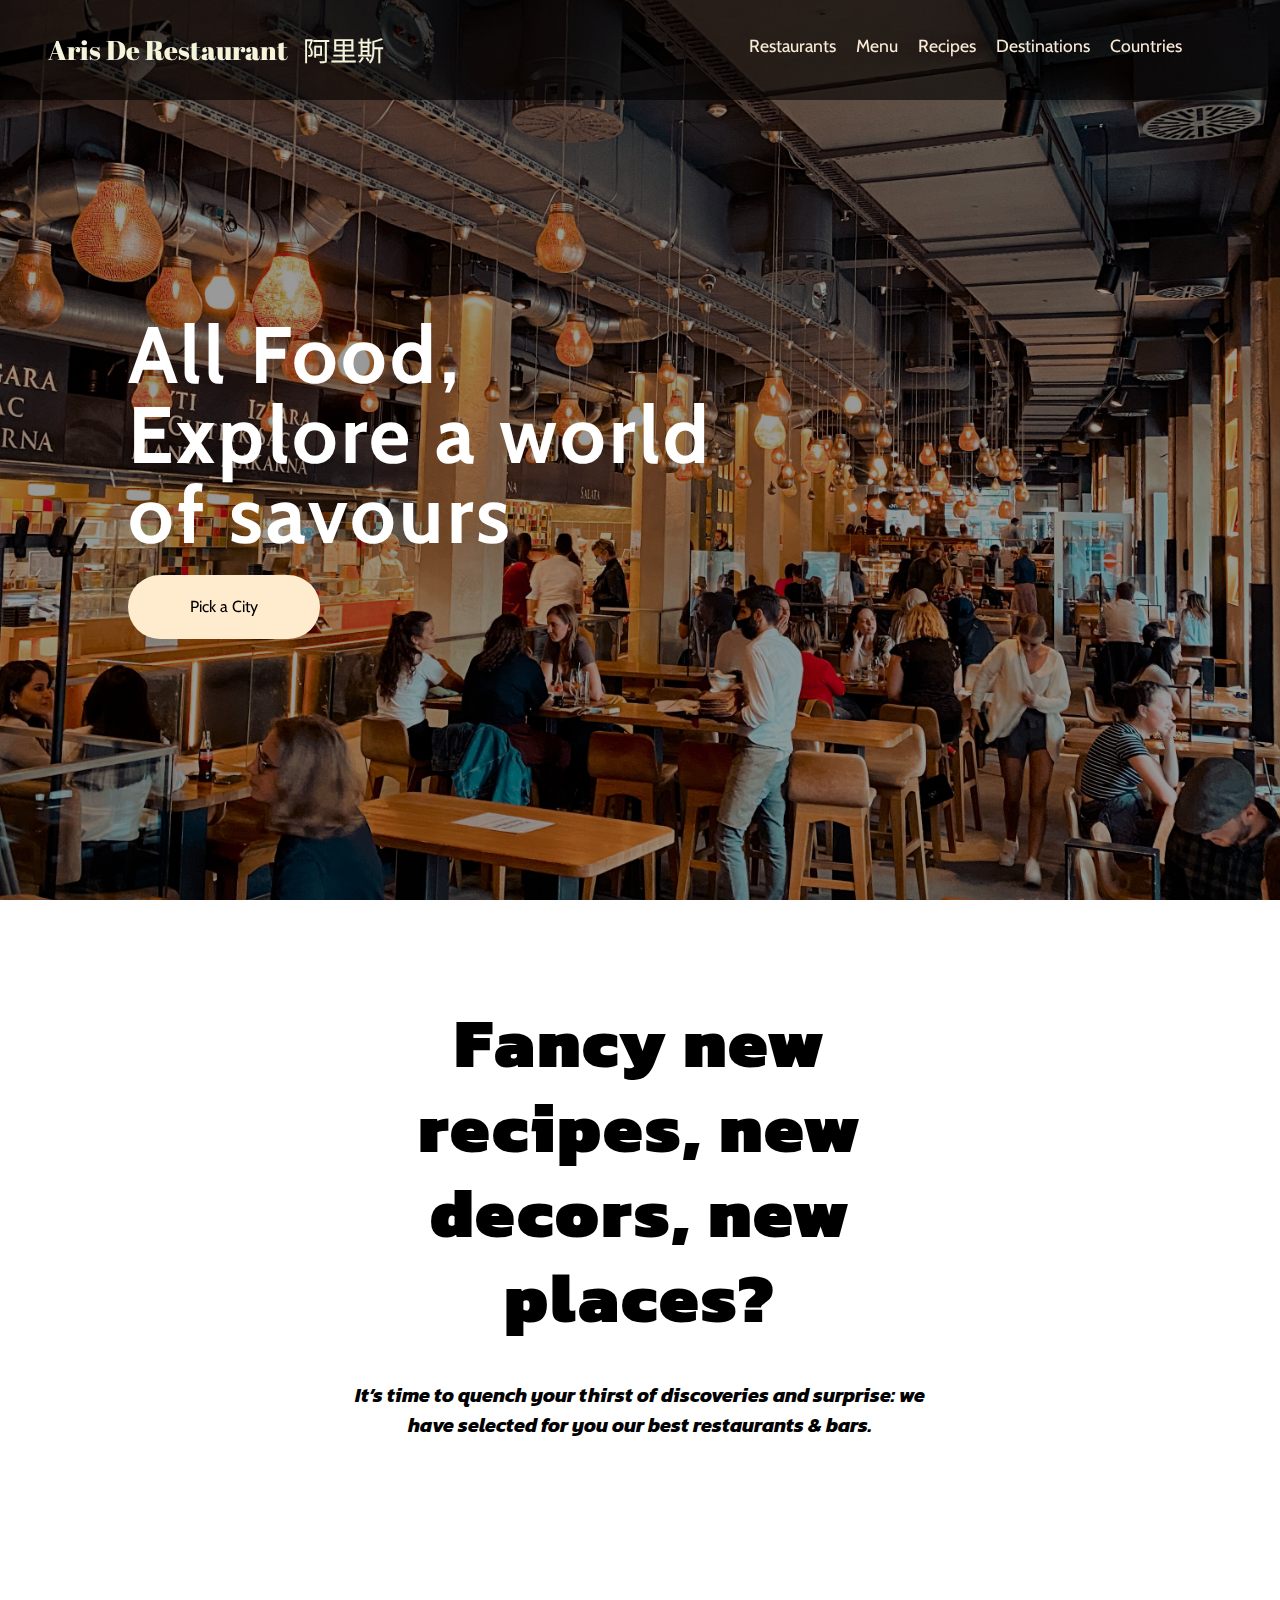
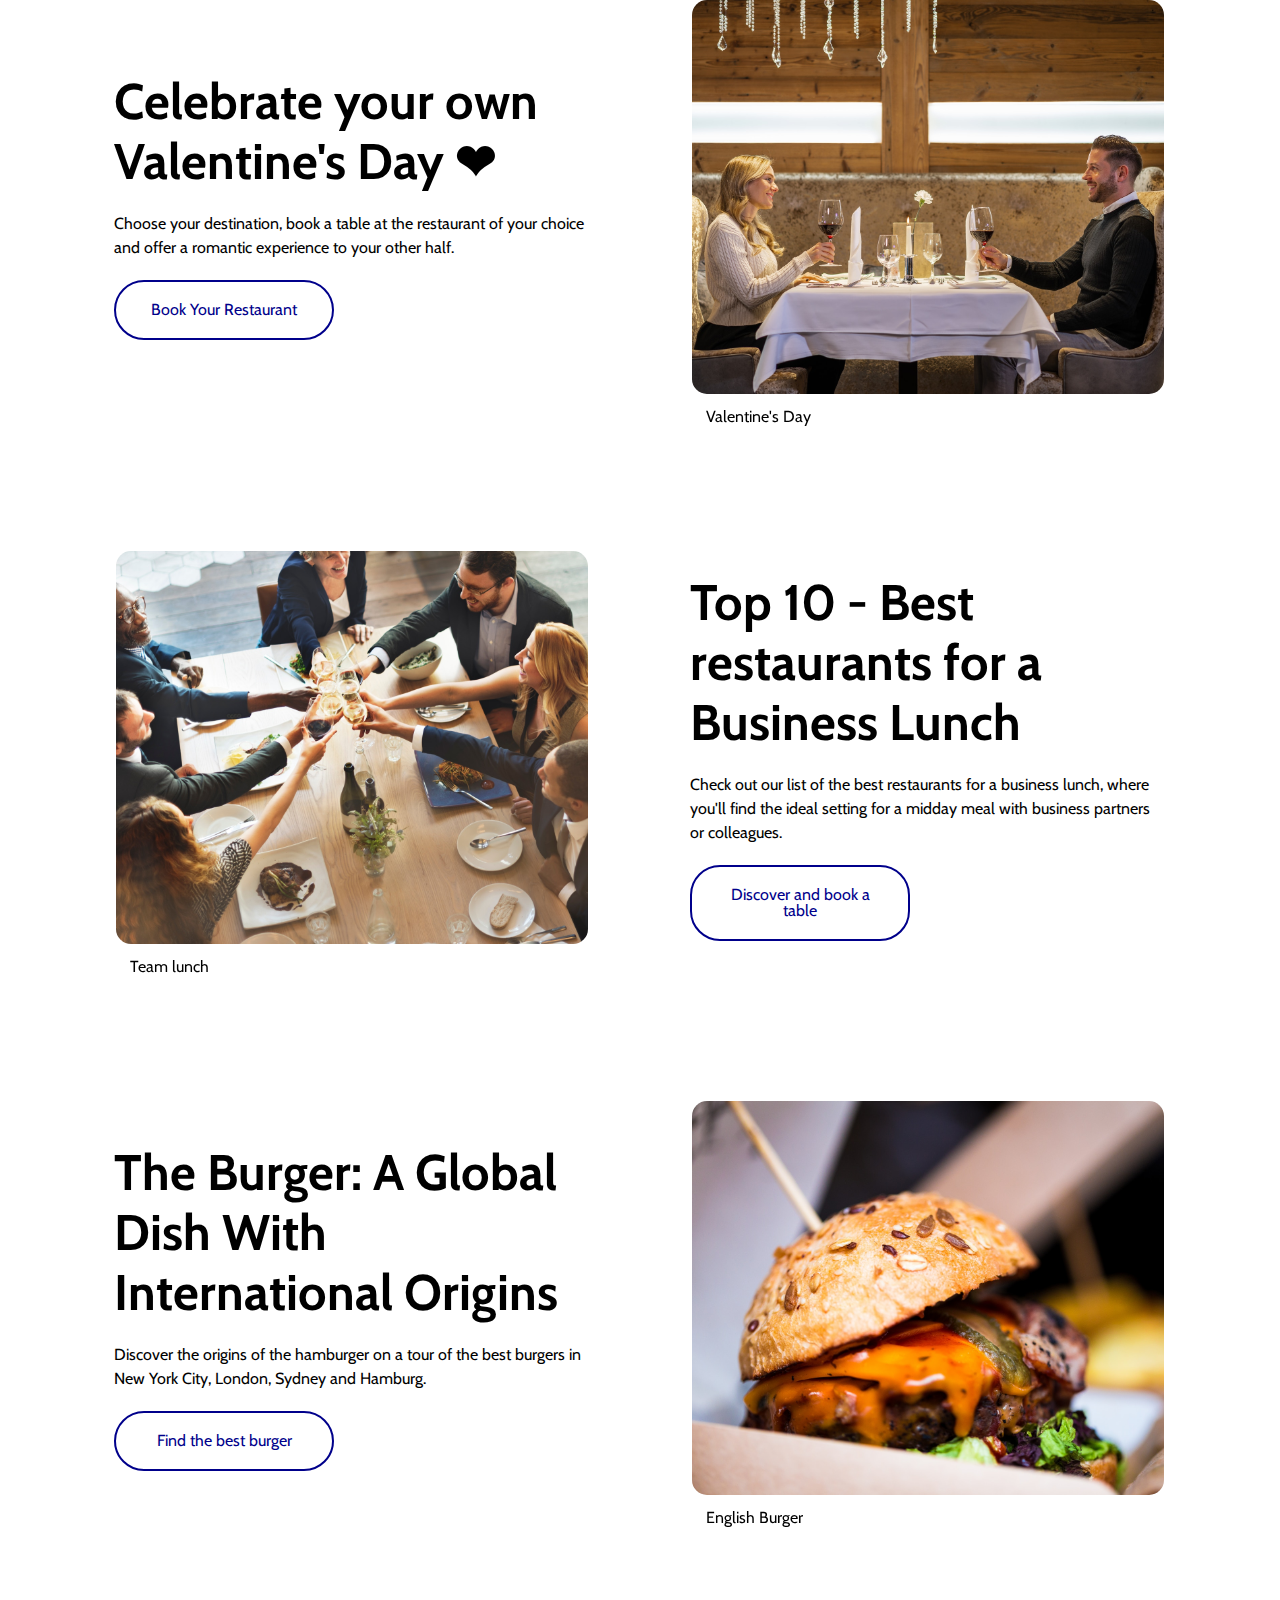
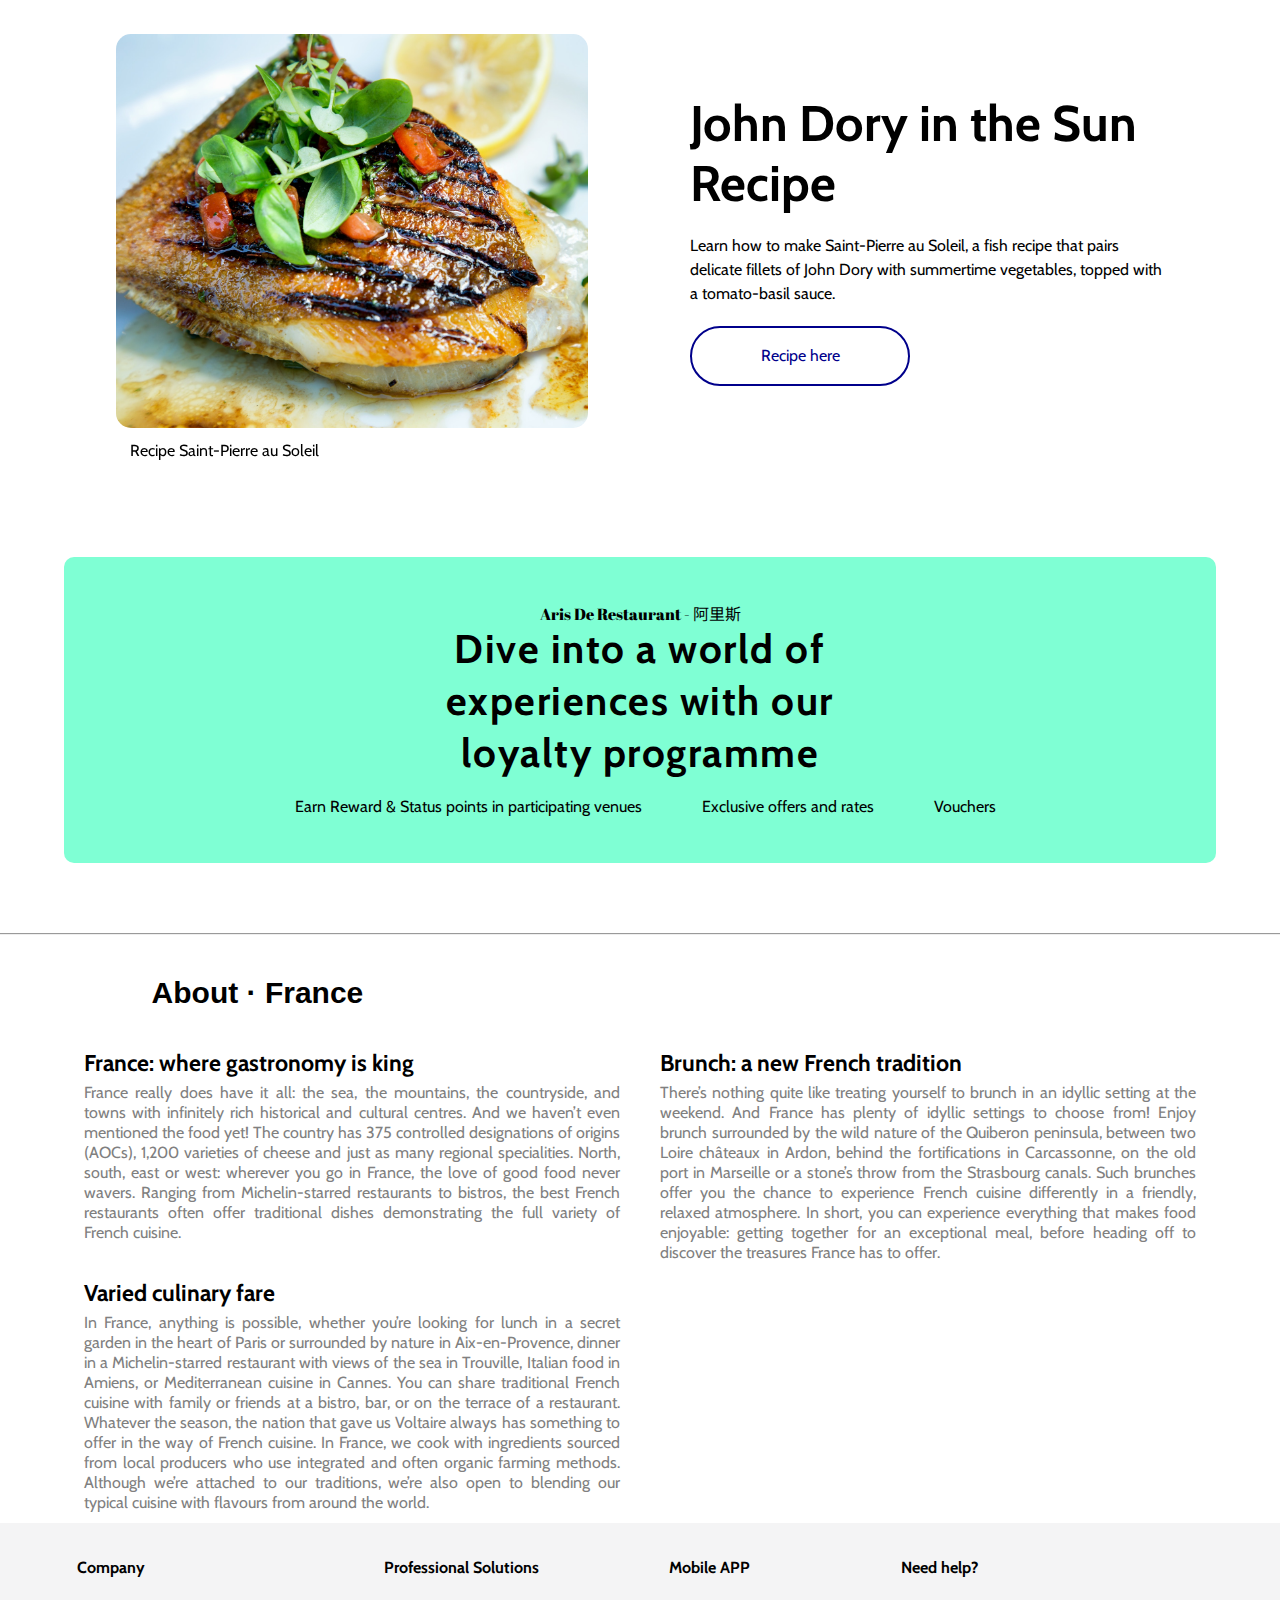
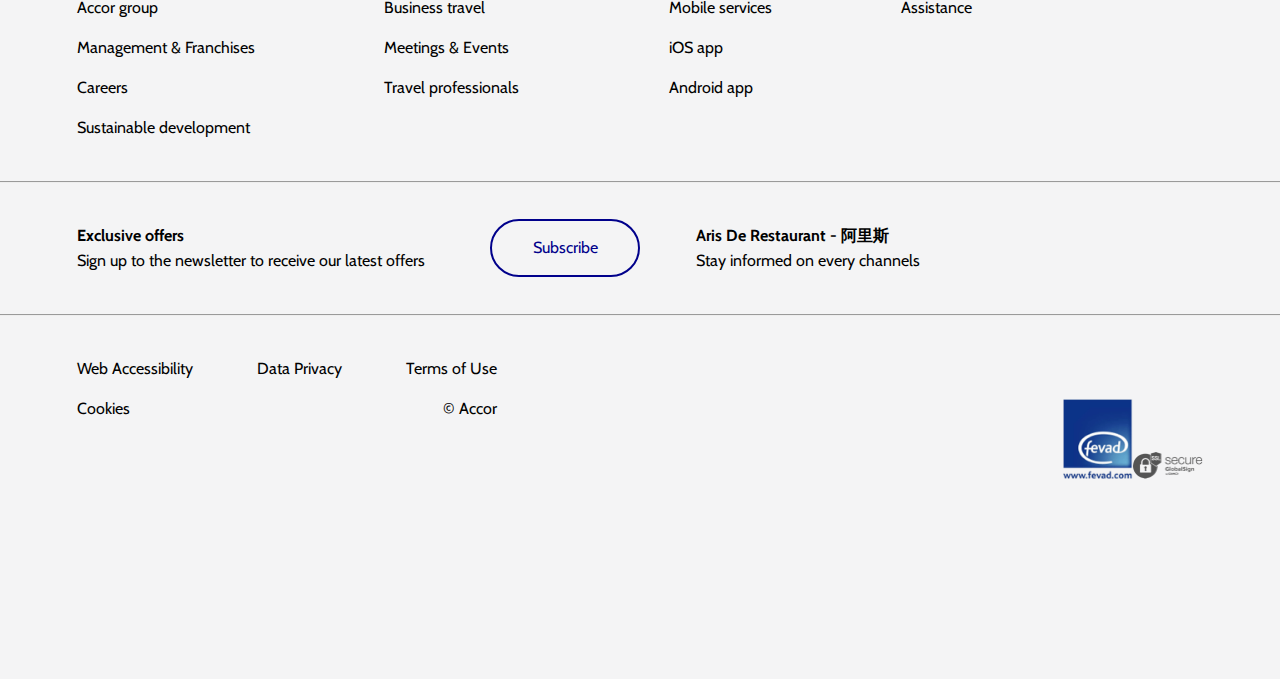
<file: Restaurant-Website/index.html>
<!DOCTYPE html>
<html lang="en">

<head>
    <meta charset="UTF-8">
    <meta http-equiv="X-UA-Compatible" content="IE=edge">
    <meta name="viewport" content="width=device-width, initial-scale=1.0">
    <link rel="stylesheet" href="./reset.css">
    <link rel="stylesheet" href="./style.css">
    <link rel="stylesheet" href="https://use.fontawesome.com/releases/v5.15.4/css/all.css"
        integrity="sha384-DyZ88mC6Up2uqS4h/KRgHuoeGwBcD4Ng9SiP4dIRy0EXTlnuz47vAwmeGwVChigm" crossorigin="anonymous" />
    <title>Aris De Restaurant</title>
</head>

<body>
    <header>
        <nav>
            <div class="logo">
                <span class="latin">
                    <a href="">Aris De Restaurant</a>
                </span>
                <span class="ch">
                    <a href="">阿里斯</a>
                </span>
            </div>
            <div class="logo logo2">
                <span class="latin">
                    <a href="">Aris De Restaurant</a>
                </span>
                <span class="ch">
                    <a href="">阿里斯</a>
                </span>
            </div>
            <div class="nav-bar">
                <ul>
                    <li><a href="">Restaurants</a></li>
                    <li><a href="">Menu</a></li>
                    <li><a href="">Recipes</a></li>
                    <li><a href="">Destinations</a></li>
                    <li><a href="">Countries</a></li>
                </ul>
                <i class="far fa-user"></i>
            </div>
        </nav>
        <div class="live-background"></div>
        <div class="content">
            <h1>All Food, Explore a world of savours</h1>
            <div class="hero-btn"><a href="">Pick a City</a></div>
        </div>
    </header>
    <main>
        <section class="quotes">
            <h1>Fancy new recipes, new decors, new places?</h1>
            <p>It’s time to quench your thirst of discoveries and surprise: we have selected for you our best
                restaurants & bars.</p>
        </section>
        <section class="row">
            <article>
                <h1>Celebrate your own Valentine's Day ❤</h1>
                <p>Choose your destination, book a table at the restaurant of your choice and offer a romantic
                    experience to your other half.</p>
                <div class="row-btn">Book Your Restaurant</div>
            </article>
            <aside>
                <img src="./valentine's day.jpg" alt="">
                <div class="img-name">Valentine's Day</div>
            </aside>
        </section>
        <section class="row">
            <aside>
                <img src="./team-lunch.jpg" alt="">
                <div class="img-name">Team lunch</div>
            </aside>
            <article>
                <h1>Top 10 - Best restaurants for a Business Lunch</h1>
                <p>Check out our list of the best restaurants for a business lunch, where you'll find the ideal setting
                    for a midday meal with business partners or colleagues.</p>
                <div class="row-btn">Discover and book a table</div>
            </article>
        </section>
        <section class="row">
            <article>
                <h1>The Burger: A Global Dish With International Origins</h1>
                <p>Discover the origins of the hamburger on a tour of the best burgers in New York City, London, Sydney
                    and Hamburg.</p>
                <div class="row-btn">Find the best burger</div>
            </article>
            <aside>
                <img src="./english-burger.jpg" alt="">
                <div class="img-name">English Burger</div>
            </aside>
        </section>
        <section class="row">
            <aside>
                <img src="./Recipe Saint-Pierre au Soleil.jpg" alt="">
                <div class="img-name">Recipe Saint-Pierre au Soleil</div>
            </aside>
            <article>
                <h1>John Dory in the Sun Recipe</h1>
                <p>Learn how to make Saint-Pierre au Soleil, a fish recipe that pairs delicate fillets of John Dory with
                    summertime vegetables, topped with a tomato-basil sauce.</p>
                <div class="row-btn">Recipe here</div>
            </article>
        </section>
        <section class="advantage">
            <div class="logo">
                <span class="latin">
                    Aris De Restaurant -
                </span>
                <span class="ch">
                    阿里斯
                </span>
            </div>
            <h1>Dive into a world of experiences with our loyalty programme</h1>
            <ul>
                <li><i class="fas fa-check-circle"></i><span>Earn Reward & Status points in participating venues</span>
                </li>
                <li><i class="fas fa-check-circle"></i><span>Exclusive offers and rates</span></li>
                <li><i class="fas fa-check-circle"></i><span>Vouchers</span></li>
            </ul>
        </section>
        <hr>
        <section class="information-container">
            <div class="about">
                <button class="about-expanded">
                    <h2>About · France</h2>
                    <i class="fas fa-angle-down"></i>
                </button>
                <div class="about-content">
                    <ul>
                        <li>
                            <h3>France: where gastronomy is king</h3>
                            <div>France really does have it all: the sea, the mountains, the countryside, and towns with
                                infinitely rich historical and cultural centres. And we haven’t even mentioned the food
                                yet! The country has 375 controlled designations of origins (AOCs), 1,200 varieties of
                                cheese and just as many regional specialities. North, south, east or west: wherever you
                                go in France, the love of good food never wavers. Ranging from Michelin-starred
                                restaurants to bistros, the best French restaurants often offer traditional dishes
                                demonstrating the full variety of French cuisine.</div>
                        </li>
                        <li>
                            <h3>Brunch: a new French tradition</h3>
                            <div>There’s nothing quite like treating yourself to brunch in an idyllic setting at the
                                weekend. And France has plenty of idyllic settings to choose from! Enjoy brunch
                                surrounded by the wild nature of the Quiberon peninsula, between two Loire châteaux in
                                Ardon, behind the fortifications in Carcassonne, on the old port in Marseille or a
                                stone’s throw from the Strasbourg canals. Such brunches offer you the chance to
                                experience French cuisine differently in a friendly, relaxed atmosphere. In short, you
                                can experience everything that makes food enjoyable: getting together for an exceptional
                                meal, before heading off to discover the treasures France has to offer.</div>
                        </li>
                        <li>
                            <h3>Varied culinary fare</h3>
                            <div>In France, anything is possible, whether you’re looking for lunch in a secret garden in
                                the heart of Paris or surrounded by nature in Aix-en-Provence, dinner in a
                                Michelin-starred restaurant with views of the sea in Trouville, Italian food in Amiens,
                                or Mediterranean cuisine in Cannes. You can share traditional French cuisine with family
                                or friends at a bistro, bar, or on the terrace of a restaurant. Whatever the season, the
                                nation that gave us Voltaire always has something to offer in the way of French cuisine.
                                In France, we cook with ingredients sourced from local producers who use integrated and
                                often organic farming methods. Although we’re attached to our traditions, we’re also
                                open to blending our typical cuisine with flavours from around the world.</div>
                        </li>
                    </ul>
                </div>
            </div>
            <div class="destination"></div>
            <div class="countries"></div>
        </section>
    </main>
    <footer>
        <div class="container-footer">
            <div class="first-footer content-footer">
                <div class="company">
                    <h3>Company</h3>
                    <p>Accor group</p>
                    <p>Management & Franchises</p>
                    <p>Careers</p>
                    <p>Sustainable development</p>
                </div>
                <div class="professional">
                    <h3>Professional Solutions</h3>
                    <p>Business travel</p>
                    <p>Meetings & Events</p>
                    <p>Travel professionals</p>
                </div>
                <div class="mobile-app">
                    <h3>Mobile APP</h3>
                    <p>Mobile services</p>
                    <p>iOS app</p>
                    <p>Android app</p>
                </div>
                <div class="help">
                    <h3>Need help?</h3>
                    <p>Assistance</p>
                </div>

            </div>
            <hr>
            <div class="sec-footer content-footer">
                <div class="subscribe">
                    <div class="offers">
                        <h3>Exclusive offers</h3>
                        <p>Sign up to the newsletter to receive our latest offers</p>
                    </div>
                    <div class="subscribe-btn">Subscribe</div>
                </div>
                <div class="social-media">
                    <div class="offers">
                        <h3>Aris De Restaurant - 阿里斯</h3>
                        <p>Stay informed on every channels</p>
                    </div>
                    <div class="social-media-icons">
                        <i class="fab fa-instagram"></i>
                        <i class="fab fa-twitter"></i>
                        <i class="fab fa-facebook"></i>
                        <i class="fab fa-reddit"></i>
                        <i class="fab fa-linkedin"></i>
                    </div>
                </div>
            </div>
            <hr>
            <div class="third-footer content-footer">
                <div class="policy">
                    <p>Web Accessibility</p>
                    <p>Data Privacy</p>
                    <p>Terms of Use</p>
                    <p>Cookies</p>
                    <p>© Accor</p>
                </div>
                <div class="icons">
                    <img src="./fevad.png" alt="">
                    <img src="./globalsign.png" alt="">
                </div>
            </div>
        </div>
    </footer>
</body>

</html>
</file>
<file: Restaurant-Website/style.css>
@import url('https://fonts.googleapis.com/css2?family=Abril+Fatface&family=Cabin&family=Kanit:ital,wght@0,600;1,100&family=Noto+Sans+TC:wght@700&display=swap');


* {
    box-sizing: border-box;
}

html {
    scroll-behavior: smooth;
}

body {
    font-family: 'Cabin', sans-serif;
}

.logo .latin {
    font-family: 'Abril Fatface', cursive;
}

.logo .ch {
    font-family: 'Noto Sans TC', sans-serif;
}

/* header and Navbar */

header {
    background-image: linear-gradient(rgba(0, 0, 0, 0.4), rgba(0, 0, 0, 0.4)), url(./simon-karemann-p85-MG66GRY-unsplash.jpg);
    height: 100vh;
    background-size: cover;
    background-position: center;
}

nav {
    width: 100%;
    height: 100px;
    padding: 10px 3rem;
    color: antiquewhite;
    background-color: rgba(0, 0, 0, 0.6);
    position: fixed;
    display: flex;
    flex-direction: row;
    justify-content: space-between;
    align-items: center;
}

#myVideo {
    /* position: absolute; */
    width: 20%;
    z-index: -9;
}

.nav-bar {
    display: flex;
    align-items: center;
    gap: 50px;
    z-index: 9;
}

.nav-bar ul {
    list-style: none;
    display: flex;
    gap: 20px;
    font-size: 1.1rem;
}

.nav-bar a {
    text-decoration: none;
    color: inherit;
}

.nav-bar a:hover {
    color: azure;
}

.nav-bar a::after {
    content: "";
    width: 0%;
    height: 1px;
    display: block;
    background-color: azure;
    margin: 4px auto;
    transition: 0.25s ease-out;
}

.nav-bar a:hover:after {
    width: 100%;
}

nav .fa-bars {
    display: none;
    cursor: pointer;
}

nav .logo {
    font-size: 1.7rem;
    display: flex;
    gap: 15px;
}

nav .logo2 {
    display: none;
    font-size: 1.4rem;
}

nav .logo a {
    text-decoration: none;
    color: beige;
}

nav i {
    font-size: 30px;
    cursor: pointer;
}

.nav-bar-dropdown {
    z-index: 9;
    width: 100%;
    height: 40%;
    position: absolute;
    display: fixed;
    flex-direction: column;
    top: 5em;
    display: none;
}

.nav-bar-dropdown li {
    width: 40%;
    height: 15%;
    background-color: rgba(0, 0, 0, 0.8);
    line-height: 15%;
    padding: 7%;
    cursor: pointer;
    border-top: 1px solid white;
}

.nav-bar-dropdown li a {
    color: white;
    text-decoration: none;
}


.content {
    position: absolute;
    top: 35%;
    left: 10%;
}

.content h1 {
    display: block;
    color: white;
    font-size: 5rem;
    font-weight: 900;
    letter-spacing: .2rem;
    width: 7.5em;
}

.content .hero-btn {
    width: 12rem;
    height: 4rem;
    border-radius: 70px;
    text-align: center;
    line-height: 4rem;
    background-color: blanchedalmond;
    margin-top: 20px;
}

.content .hero-btn a {
    text-decoration: none;
    color: black;
}

/* quotes */

main {
    margin-top: 100px;
}

main .quotes {
    font-family: 'Kanit', sans-serif;
    width: 70%;
    margin: auto;
    text-align: center;
    margin-bottom: 150px;
}

main .quotes h1 {

    display: block;
    width: 50%;
    margin: auto;
    font-size: 70px;
    font-weight: 1000;
    letter-spacing: 2px;
    line-height: 85px;
}

main .quotes p {
    display: block;
    width: 64%;
    margin: auto;
    margin-top: 40px;
    font-size: 20px;
    line-height: 30px;
    font-weight: 700;
    font-style: italic;
}

.row {
    width: 90%;
    height: 90%;
    margin: 100px auto;
    display: flex;
    justify-content: space-evenly;
    align-items: center;
    /* border: 1px solid black; */
}

article {
    width: 50%;
    padding: 50px;
}

aside {
    text-align: center;
    padding: 10px;
    width: 50%;
}

.row aside img {
    width: 85%;
    border-radius: 15px;
}

article h1 {
    font-size: 50px;
    font-weight: 800;
    line-height: 1.2;
}

article p {
    margin-top: 20px;
    display: block;
    line-height: 1.5;
}

aside .img-name {
    text-align: left;
    position: relative;
    left: 10%;
    top: 12px;
}

main .row article div {
    color: darkblue;
    width: 220px;
    padding: 20px;
    border: 2px solid darkblue;
    text-align: center;
    border-radius: 30px;
    margin-top: 20px;
    cursor: pointer;
    transition: 0.2s cubic-bezier(0.47, 0, 0.745, 0.715);
}

main .row article div:hover {
    color: white;

    background-color: darkblue;
}

/* ADVANTAGE */

.advantage {
    max-width: 90%;
    margin: auto;
    text-align: center;
    background-color: aquamarine;
    border-radius: 10px;
    padding: 3rem 0;
    margin-bottom: 70px;
}

.advantage h1 {
    display: block;
    font-size: 40px;
    margin: auto;
    width: 40%;
    font-weight: 900;
    line-height: 1.3;
    letter-spacing: 1.5px;
}

.advantage ul {
    margin-top: 20px;
    display: flex;
    gap: 50px;
    justify-content: center;
}

.advantage ul li span {
    margin-left: 10px;
}

.information-container .about button {
    background-color: transparent;
    border: none;
    cursor: pointer;
    display: flex;
    justify-content: space-between;
    width: 90%;
    padding: 10px 30px;
}

/* ABOUT */
.about {
    width: 90%;
    /* border: 2px solid black; */
    margin: auto;
    display: flex;
    flex-wrap: wrap;
    justify-content: center;
}

.about-expanded {
    width: 100%;
    height: 100px;
    display: flex;
    justify-content: center;
    align-items: center;
    /* border: 2px solid black; */
    /* box-shadow: 0 0 5px 0px black; */
}

.about-expanded * {
    font-size: 30px;
    font-weight: 800;
}

.about-expanded:hover h2 {
    text-decoration: underline;
    color: blue;
}

.about-content ul {
    display: flex;
    flex-wrap: wrap;
    justify-content: space-between;
}

.about-content ul li {
    display: block;
    width: 50%;
    text-align: justify;
    padding: 10px 20px;
    line-height: 20px;
    color: gray;
}

.about-content ul li h3 {
    margin-bottom: 10px;
    font-size: 23px;
    color: black;
    font-weight: 800;
}

/* FOOTER */

.container-footer {
    width: 100%;
    height: 84vh;
    background-color: rgb(244, 244, 245);
    padding: 0 6%;
    display: flex;
    flex-direction: column;
}

.content-footer {
    width: 80%;
    display: flex;
    font-size: 16px;
    line-height: 40px;
    justify-content: space-between;
    padding: 25px 0;
    /* border: 1px solid black; */
}

.content-footer h3 {
    font-weight: bold;
}

.sec-footer.content-footer>.subscribe>.subscribe-btn {
    color: darkblue;
    width: 150px;
    padding: 7px;
    border: 2px solid darkblue;
    text-align: center;
    border-radius: 40px;
    cursor: pointer;
    transition: 0.2s cubic-bezier(0.47, 0, 0.745, 0.715);
}

.sec-footer.content-footer>.subscribe>.subscribe-btn:hover {
    color: white;

    background-color: darkblue;
}

.sec-footer {
    justify-content: left;
    gap: 5%;
    width: 100%;
}

.sec-footer .subscribe {
    /* border: 1px solid black; */
    display: flex;
    width: 50%;
    justify-content: space-between;
    align-items: center;
}

.sec-footer .social-media {
    display: flex;
    justify-content: space-between;
    align-items: center;
    /* border: 1px solid black; */
}

.social-media-icons {
    display: flex;
    margin-left: 10%;
    font-size: 1.6em;
    gap: 20px;
}

.social-media .offers {
    width: 300px;
}

.offers h3 {
    margin-bottom: -15px;
}

.third-footer {
    width: 100%;
    /* border: 1px solid black; */
    /* margin-top: 20px; */
}

.third-footer .policy {
    width: 40%;
    height: 50px;
    display: flex;
    /* border: 1px solid black; */
    align-items: center;
    justify-content: space-between;
    flex-wrap: wrap;
}

.third-footer .policy p {
    padding-right: 30px;
}

.third-footer .icons {
    display: flex;
    align-items: flex-end;
}

.third-footer .icons img {
    width: 70px;
    padding-top: 50px;
}

hr {
    position: relative;
    width: 120%;
    left: -100px;
}

@media screen and (max-width:768px) {

    .content {
        position: absolute;
        top: 35%;
        left: 0;
        right: 0;
    }

    .content h1 {
        display: block;
        margin: auto;
        font-size: 2rem;
        text-align: center;
        font-weight: 900;
        letter-spacing: .2rem;
        line-height: 1.4;
        width: 85%;
    }

    .content .hero-btn {
        width: 12rem;
        height: 4rem;
        margin: auto;
        border-radius: 70px;
        text-align: center;
        line-height: 4rem;
        margin-top: 20px;
    }

    main .quotes {
        width: 90%;
    }

    main .quotes h1 {

        display: block;
        width: 95%;
        letter-spacing: 1.2px;
        font-size: 45px;
        line-height: 1.2;
    }

    main .quotes p {
        display: block;
        width: 80%;
        font-size: 20px;
    }




    .about-content ul {
        display: flex;
        flex-wrap: wrap;
        justify-content: center;
    }

    .about-content ul li {
        display: block;
        width: 100%;
        text-align: justify;
        padding: 15px 0;
        line-height: 20px;
        color: gray;
    }

    .about-content ul li h3 {
        margin-bottom: 10px;
        font-size: 23px;
        color: black;
        font-weight: 800;
    }

}


@media screen and (max-width:1010px) {
    nav {
        height: 80px;
        padding: 10px 1.5rem;
        justify-content: space-between;
    }

    nav .fa-bars {
        display: inline;
    }

    .nav-bar ul {
        display: none;
    }

    nav .logo {
        display: none;
    }

    nav .logo2 {
        display: inline;
    }

    .row-reverse article {
        order: 2;
    }

    .advantage {
        max-width: 93%;
        margin: auto;
        text-align: center;

    }

    .advantage h1 {
        display: block;
        font-size: 20px;
        margin-top: 20px;
        width: 80%;
    }

    .advantage ul {
        width: 80%;
        margin: auto;
        margin-top: 20px;
        padding-left: 10%;
        display: flex;
        flex-direction: column;
        text-align: left;
        gap: 10px;
    }

    .advantage ul li span {
        margin-left: 10px;
    }


    main section.row {
        flex-direction: column;
        width: 100%;
        height: 100%;
        margin: 100px auto;
        display: flex;
        justify-content: center;
        align-items: center;
        /* border: 1px solid black; */
    }

    .row aside img {
        max-width: 100vh;
    }

    article {
        width: 80%;
        /* border: 1px solid black; */
        /* padding: 50px; */
    }

    aside {
        text-align: center;
        padding: 10px;
        width: 100%;
    }


    article h1 {
        font-size: 50px;
        font-weight: 800;
        line-height: 1.2;
    }

    article p {
        margin-top: 20px;
        display: block;
        line-height: 1.5;
    }

    aside .img-name {
        text-align: left;
        position: relative;
        left: 13%;
        top: 12px;
    }

    .container-footer {
        width: 100%;
        height: 84vh;
        background-color: rgb(244, 244, 245);
        padding: 0 6%;
        display: flex;
        flex-direction: column;
    }

    .content-footer {
        width: 80%;
        display: flex;
        font-size: 16px;
        line-height: 40px;
        justify-content: center;
        flex-direction: column;
        flex-wrap: wrap;
        padding: 25px 0;
        /* border: 1px solid black; */
    }

    .content-footer h3 {
        font-weight: bold;
        cursor: pointer;
    }

    .sec-footer.content-footer>.subscribe>.subscribe-btn {
        color: darkblue;
        width: 150px;
        padding: 7px;
        border: 2px solid darkblue;
        text-align: center;
        border-radius: 40px;
        cursor: pointer;
        transition: 0.2s cubic-bezier(0.47, 0, 0.745, 0.715);
    }

    .sec-footer.content-footer>.subscribe>.subscribe-btn:hover {
        color: white;

        background-color: darkblue;
    }

    .sec-footer {
        justify-content: left;
        gap: 3em;
        width: 100%;
    }

    .sec-footer div:nth-child(1) {
        display: flex;
        flex-direction: column;
    }

    .sec-footer .subscribe {
        /* border: 1px solid black; */
        display: flex;
        width: 100%;
        justify-content: left;
    }

    .sec-footer .social-media {
        display: flex;
        flex-direction: column;
        justify-content: center;
        align-items: center;
        /* margin: auto; */
        /* border: 1px solid black; */
    }

    .social-media-icons {
        display: flex;
        margin: auto;
        font-size: 1.6em;
        gap: 20px;
    }

    .social-media .offers {
        margin: auto;
        text-align: center;
        width: 100%;
    }

    .offers h3 {
        margin-bottom: -15px;
    }

    .third-footer {
        width: 100%;
        display: flex;
        flex-direction: row;
        justify-content: space-between;
        /* border: 1px solid black; */
        /* margin-top: 20px; */
    }

    .third-footer .policy {
        width: 40%;
        height: 50px;
        display: flex;
        /* border: 1px solid black; */
        align-items: center;
        justify-content: flex-start;
        flex-wrap: wrap;
    }

    .third-footer .policy p {
        padding-right: 30px;
    }

    .third-footer .icons {
        display: flex;
        align-items: flex-end;
    }

    .third-footer .icons img {
        width: 70px;
        padding-top: 50px;
    }

    hr {
        position: relative;
        width: 120%;
        left: -100px;
    }


}
</file>
